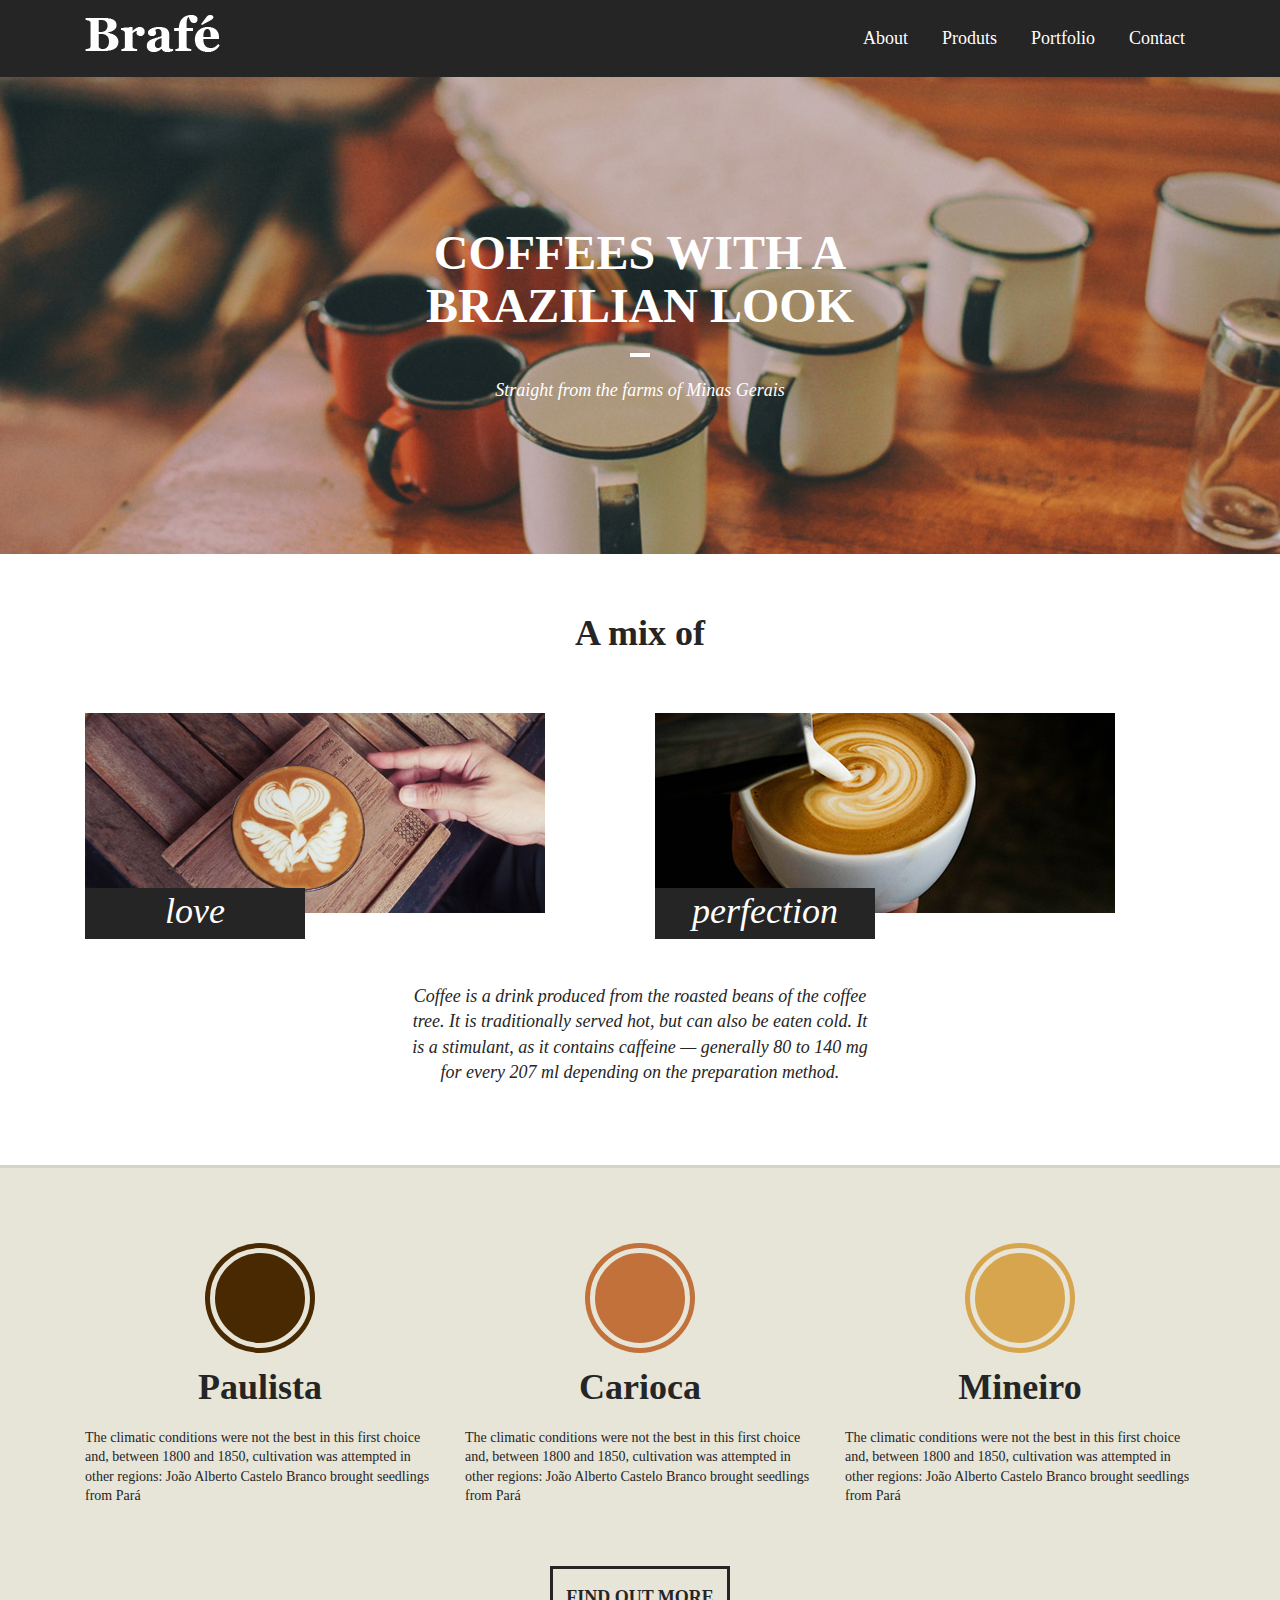
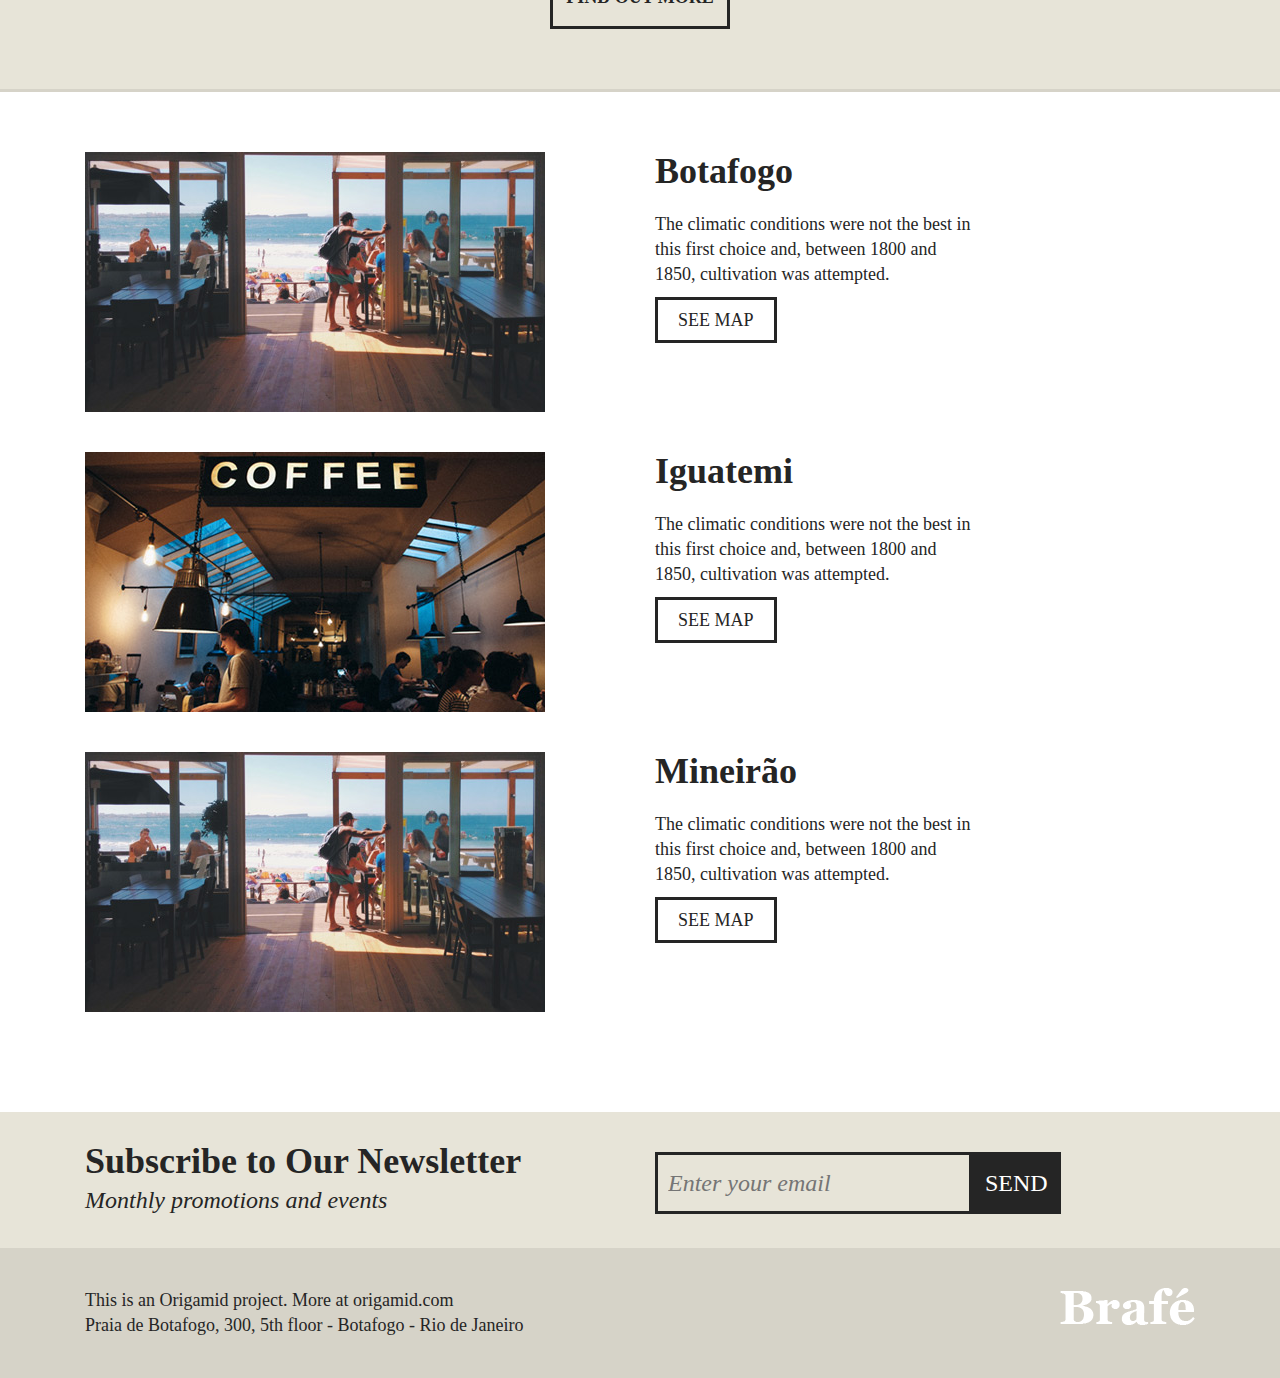
<file: brafe-one/bootstrap/index.html>
<!DOCTYPE html>
<html>
<head>
	<title>Brafé 1</title>
	<meta charset="utf-8">
	<meta name="viewport" content="width=device-width, initial-scale=1, shrink-to-fit=no">
	<link rel="stylesheet" type="text/css" href="css/bootstrap.min.css">
	<link rel="stylesheet" type="text/css" href="css/style.css">
</head>
<body>
	
	<header class="menu">
		<div class="container">
			<div class="row">
				<a class="menu-logo col-md-4" href="#"><img src="img/brafe.png" alt="Brafé"></a>	
				<nav class="menu-nav col-md-8">
					<ul>
						<li><a href="#">About</a></li>
						<li><a href="#">Produts</a></li>
						<li><a href="#">Portfolio</a></li>
						<li><a href="#">Contact</a></li>
					</ul>
				</nav>
			</div>
		</div>
	</header>
	
	<main class="intro">
		<h1>Coffees with a <br>Brazilian look</h1>
		<p>Straight from the farms of Minas Gerais</p>
	</main>
	
	<section class="sobre container">
		<h2>A mix of</h2>
		<div class="row">
			<div class="col-sm sobre-item">
				<img src="img/cafe-1.jpg">
				<h3>love</h3>
			</div>
			<div class="col-sm sobre-item">
				<img src="img/cafe-2.jpg">
				<h3>perfection</h3>
			</div>
		</div>
		<p>Coffee is a drink produced from the roasted beans of the coffee tree. It is traditionally served hot, but can
			also be eaten cold. It is a stimulant, as it contains caffeine — generally 80 to 140 mg for every 207 ml
			depending on the preparation method.</p>
	</section>
	
	<section class="produtos">
		<div class="container">
			<div class="row">
				<div class="produtos-item col-sm">
					<h2 class="produtos-paulista">Paulista</h2>
				<p>The climatic conditions were not the best in this first choice and, between 1800 and 1850,
					cultivation was attempted in other regions: João Alberto Castelo Branco brought seedlings from Pará</p>
				</div>
				<div class="produtos-item col-sm">
					<h2 class="produtos-carioca">Carioca</h2>
				<p>The climatic conditions were not the best in this first choice and, between 1800 and 1850,
					cultivation was attempted in other regions: João Alberto Castelo Branco brought seedlings from Pará</p>
				</div>
				<div class="produtos-item col-sm">
					<h2 class="produtos-mineiro">Mineiro</h2>
				<p>The climatic conditions were not the best in this first choice and, between 1800 and 1850,
					cultivation was attempted in other regions: João Alberto Castelo Branco brought seedlings from Pará</p>
				</div>
			</div>
			<a class="produtos-btn" href="#">Find out more</a>
		</div>
	</section>
	
	<section class="locais container">
		<div class="locais-item row">
			<div class="col-sm">
				<img src="img/botafogo.jpg" alt="Brafé unidade Botafogo">
			</div>
			<div class="col-sm">
				<h2>Botafogo</h2>
			<p>The climatic conditions were not the best in this first choice and, between 1800 and 1850,
					cultivation was attempted.</p>
				<a href="#">See map</a>
			</div>
		</div>
		
		<div class="locais-item row">
			<div class="col-sm">
				<img src="img/iguatemi.jpg" alt="Brafé unidade Iguatemi">
			</div>
			<div class="col-sm">
				<h2>Iguatemi</h2>
			<p>The climatic conditions were not the best in this first choice and, between 1800 and 1850,
					cultivation was attempted.</p>
				<a href="#">See map</a>
			</div>
		</div>
		
		<div class="locais-item row">
			<div class="col-sm">
				<img src="img/botafogo.jpg" alt="Brafé unidade Mineirão">
			</div>
			<div class="col-sm">
				<h2>Mineirão</h2>
			<p>The climatic conditions were not the best in this first choice and, between 1800 and 1850,
					cultivation was attempted.</p>
				<a href="#">See map</a>
			</div>
		</div>
	
	</section>
	
	<section class="assine">
		<div class="container">
			<div class="row">
				<div class="assine-info col-sm">
					<h2>Subscribe to Our Newsletter</h2>
					<p>Monthly promotions and events</p>
				</div>
				<form class="col-sm">
					<label>E-mail</label>
					<input type="text" placeholder="Enter your email">
					<button type="submit">Send</button>
				</form>
			</div>
		</div>
	</section>
	
	<footer class="footer">
		<div class="container">
			<div class="row">
				<p class="col-sm-8">This is an Origamid project. More at origamid.com<br>Praia de Botafogo, 300, 5th floor - Botafogo - Rio de Janeiro</p>
				<div class="col-sm">
					<img src="img/brafe.png" alt="Brafé">
				</div>
			</div>
		</div>
	</footer>
	
</body>
</html>
</file>
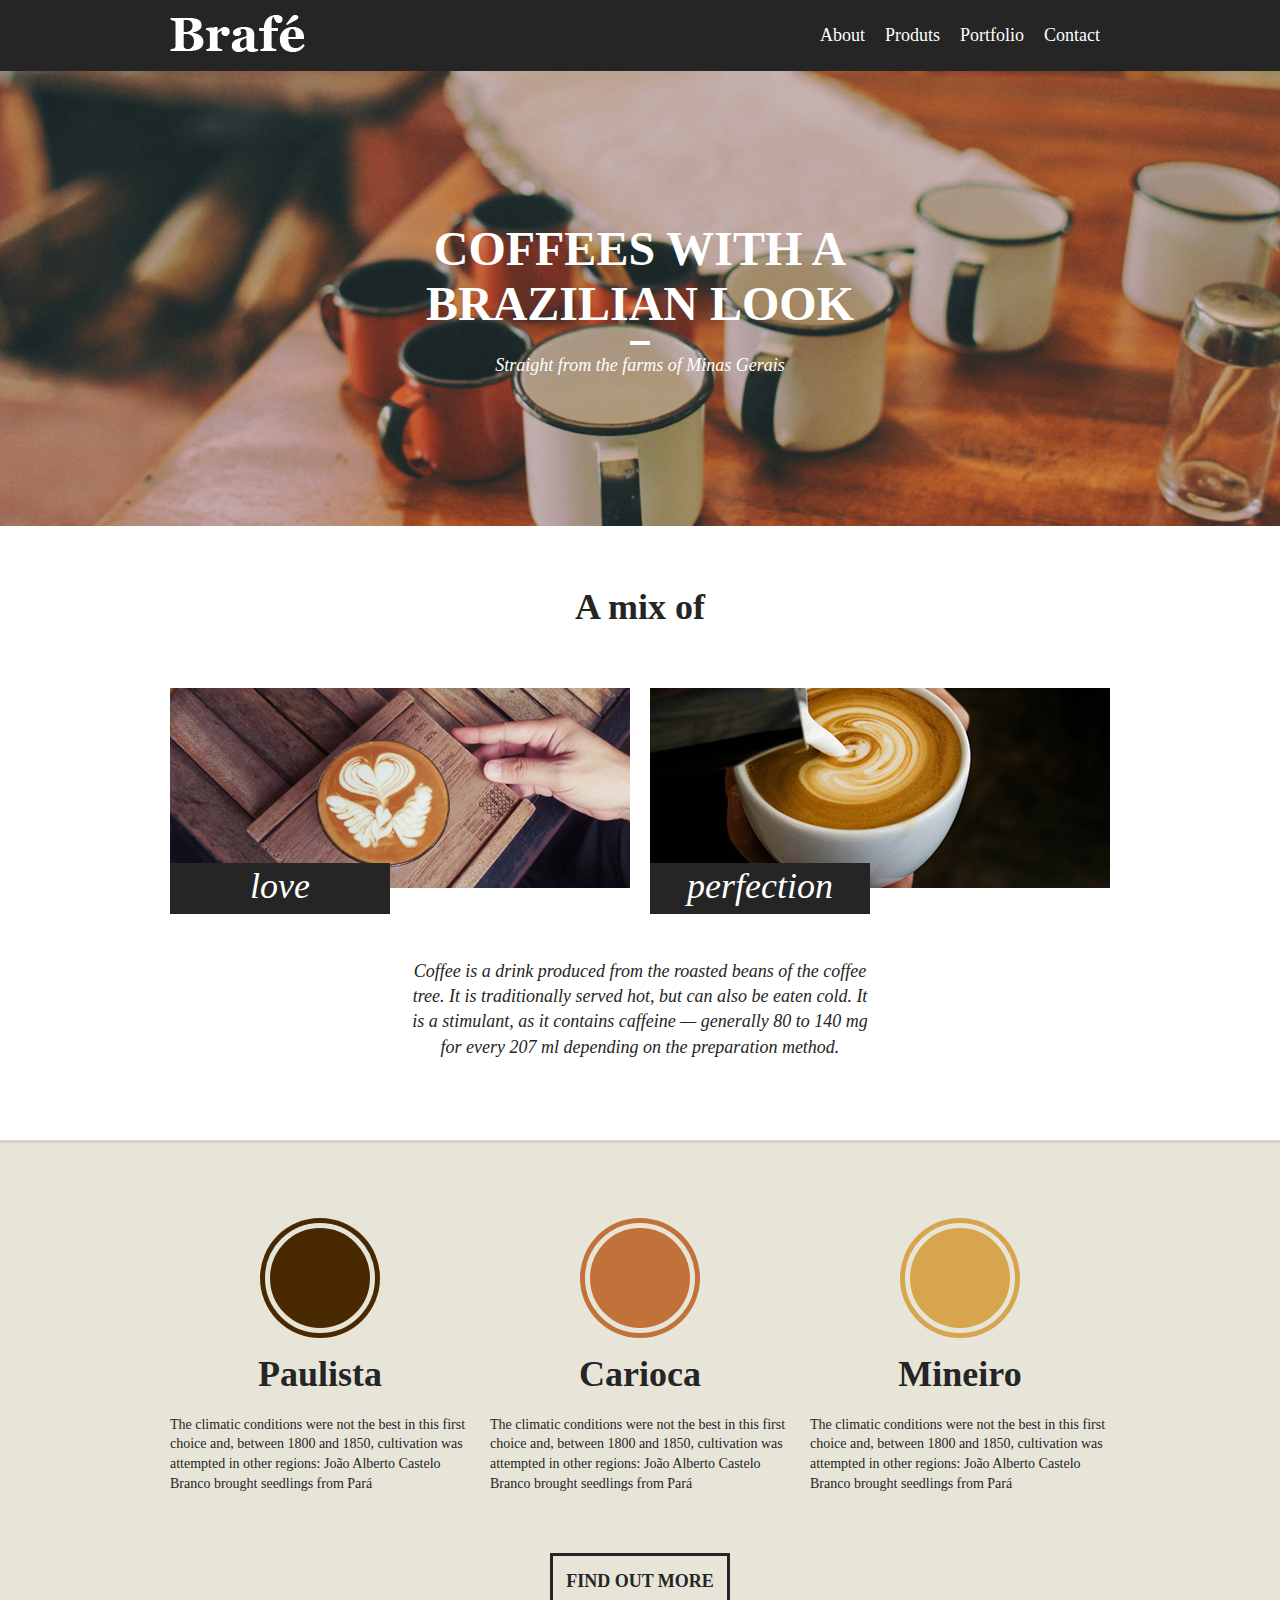
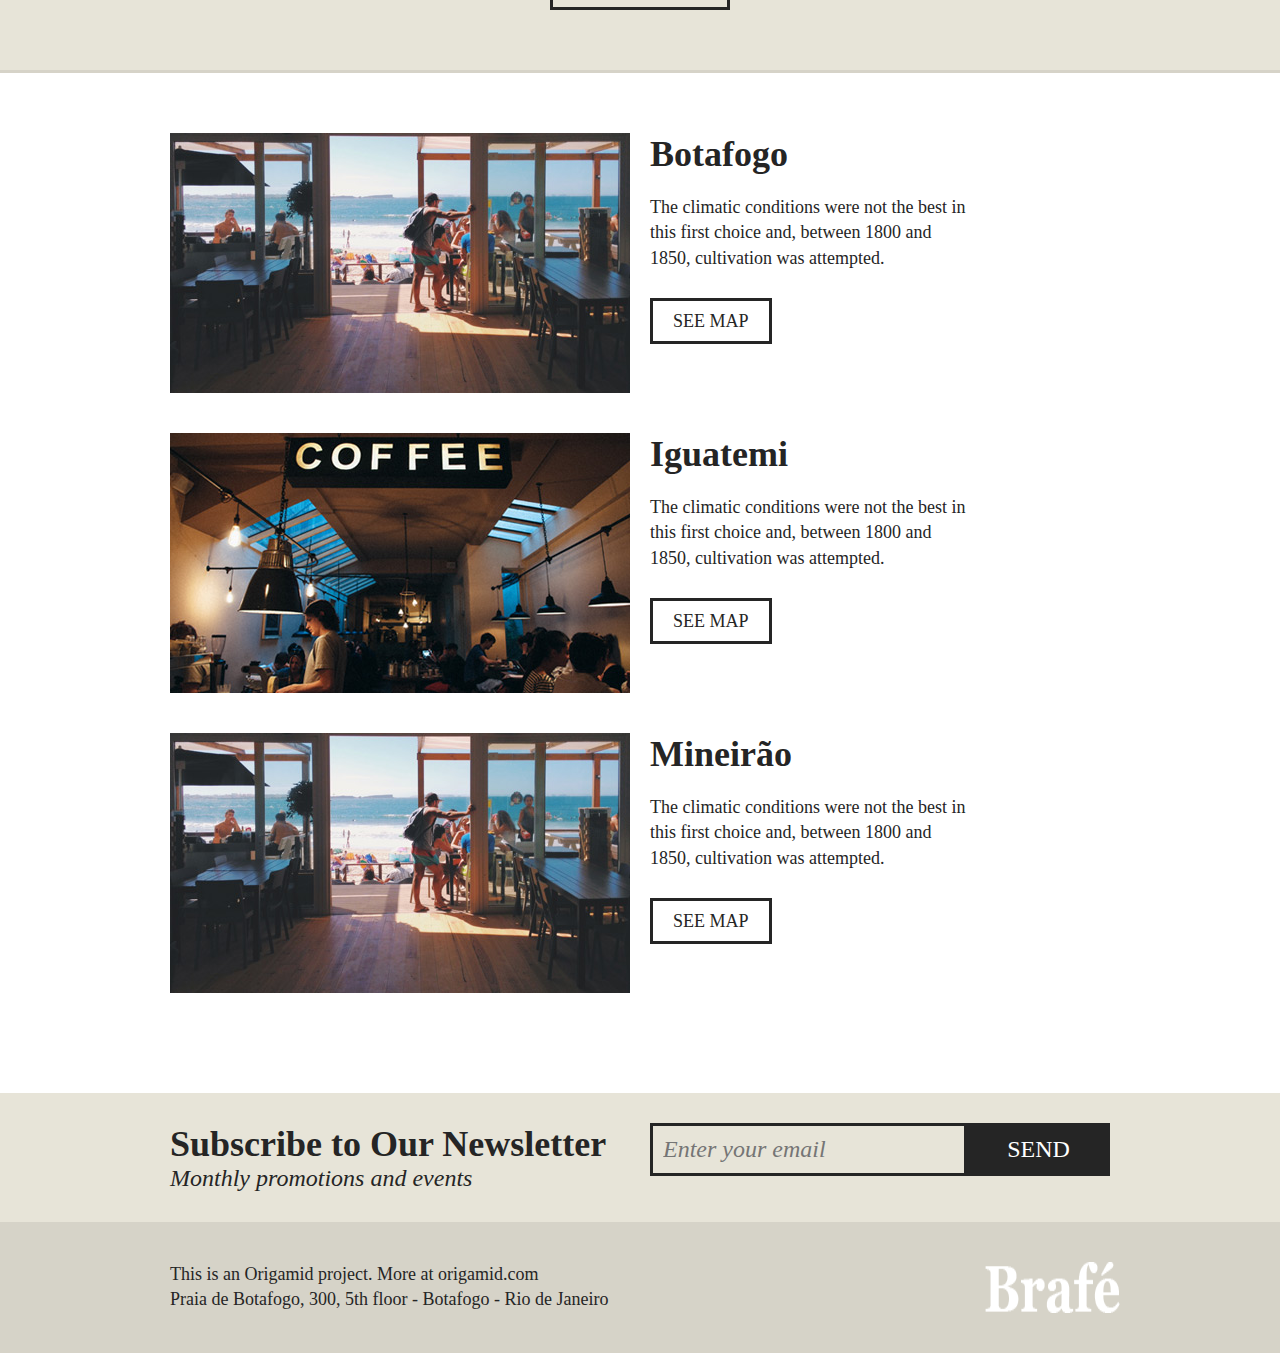
<file: brafe-one/flexbox/index.html>
<!DOCTYPE html>
<html>
<head>
	<title>Brafé 1</title>
	<meta charset="utf-8">
	<meta name="viewport" content="width=device-width, initial-scale=1, shrink-to-fit=no">
	<link rel="stylesheet" type="text/css" href="css/style.css">
</head>
<body>
	
	<header class="menu">
		<div class="container">
			<a class="menu-logo" href="#"><img src="img/brafe.png" alt="Brafé"></a>	
			<nav class="menu-nav">
				<ul>
					<li><a href="#">About</a></li>
					<li><a href="#">Produts</a></li>
					<li><a href="#">Portfolio</a></li>
					<li><a href="#">Contact</a></li>
				</ul>
			</nav>
		</div>
	</header>
	
	<main class="intro">
		<h1>Coffees with a <br>Brazilian look</h1>
		<p>Straight from the farms of Minas Gerais</p>
	</main>
	
	<section class="sobre">
		<h2>A mix of</h2>
		<div class="container">
			<div class="sobre-item">
				<img src="img/cafe-1.jpg">
				<h3>love</h3>
			</div>
			<div class="sobre-item">
				<img src="img/cafe-2.jpg">
				<h3>perfection</h3>
			</div>
		</div>
		<p>Coffee is a drink produced from the roasted beans of the coffee tree. It is traditionally served hot, but can
			also be eaten cold. It is a stimulant, as it contains caffeine — generally 80 to 140 mg for every 207 ml
			depending on the preparation method.</p>
	</section>
	
	<section class="produtos">
		<div class="container">
			<div class="produtos-item">
				<h2 class="produtos-paulista">Paulista</h2>
					<p>The climatic conditions were not the best in this first choice and, between 1800 and 1850,
					cultivation was attempted in other regions: João Alberto Castelo Branco brought seedlings from Pará</p>
			</div>
			<div class="produtos-item">
				<h2 class="produtos-carioca">Carioca</h2>
					<p>The climatic conditions were not the best in this first choice and, between 1800 and 1850,
					cultivation was attempted in other regions: João Alberto Castelo Branco brought seedlings from Pará</p>
			</div>
			<div class="produtos-item">
				<h2 class="produtos-mineiro">Mineiro</h2>
					<p>The climatic conditions were not the best in this first choice and, between 1800 and 1850,
					cultivation was attempted in other regions: João Alberto Castelo Branco brought seedlings from Pará</p>
			</div>
		</div>
		<a class="produtos-btn" href="#">Find out more</a>
	</section>
	
	<section class="locais">
		<div class="locais-item container">
			<div class="locais-img">
				<img src="img/botafogo.jpg" alt="Brafé unidade Botafogo">
			</div>
			<div class="locais-info">
				<h2>Botafogo</h2>
			<p>The climatic conditions were not the best in this first choice and, between 1800 and 1850,
					cultivation was attempted.</p>
				<a href="#">See map</a>
			</div>
		</div>
		
		<div class="locais-item container">
			<div class="locais-img">
				<img src="img/iguatemi.jpg" alt="Brafé unidade Iguatemi">
			</div>
			<div class="locais-info">
				<h2>Iguatemi</h2>
			<p>The climatic conditions were not the best in this first choice and, between 1800 and 1850,
					cultivation was attempted.</p>
				<a href="#">See map</a>
			</div>
		</div>
		
		<div class="locais-item container">
			<div class="locais-img">
				<img src="img/botafogo.jpg" alt="Brafé unidade Mineirão">
			</div>
			<div class="locais-info">
				<h2>Mineirão</h2>
			<p>The climatic conditions were not the best in this first choice and, between 1800 and 1850,
					cultivation was attempted.</p>
				<a href="#">See map</a>
			</div>
		</div>
	
	</section>
	
	<section class="assine">
		<div class="container">
			<div class="assine-info">
				<h2>Subscribe to Our Newsletter</h2>
				<p>Monthly promotions and events</p>
			</div>
			<form>
				<label>E-mail</label>
				<input type="text" placeholder="Enter your email">
				<button type="submit">Send</button>
			</form>
		</div>
	</section>
	
	<footer class="footer">
		<div class="container">
			<p class="grid-8">This is an Origamid project. More at origamid.com<br>Praia de Botafogo, 300, 5th floor - Botafogo - Rio de Janeiro</p>
				<img src="img/brafe.png" alt="Brafé">
			</div>
		</div>
	</footer>
	
</body>
</html>
</file>
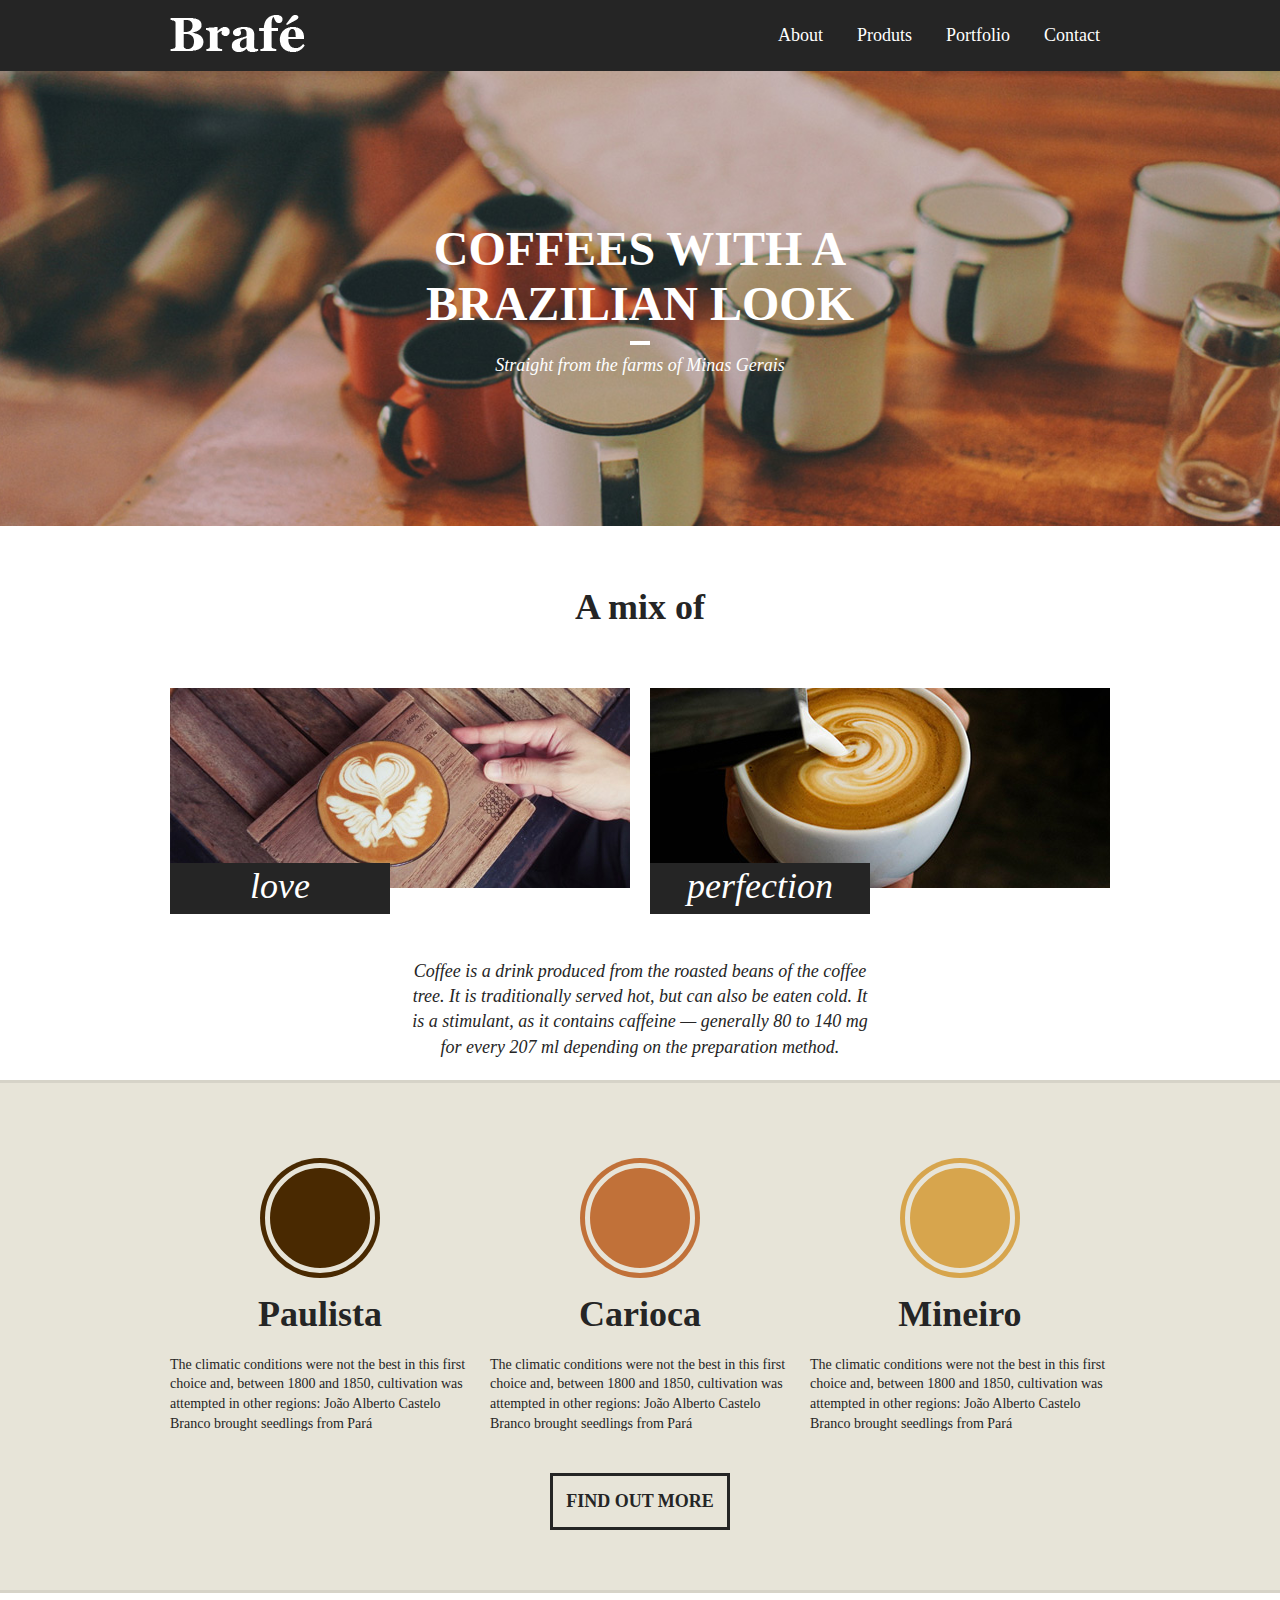
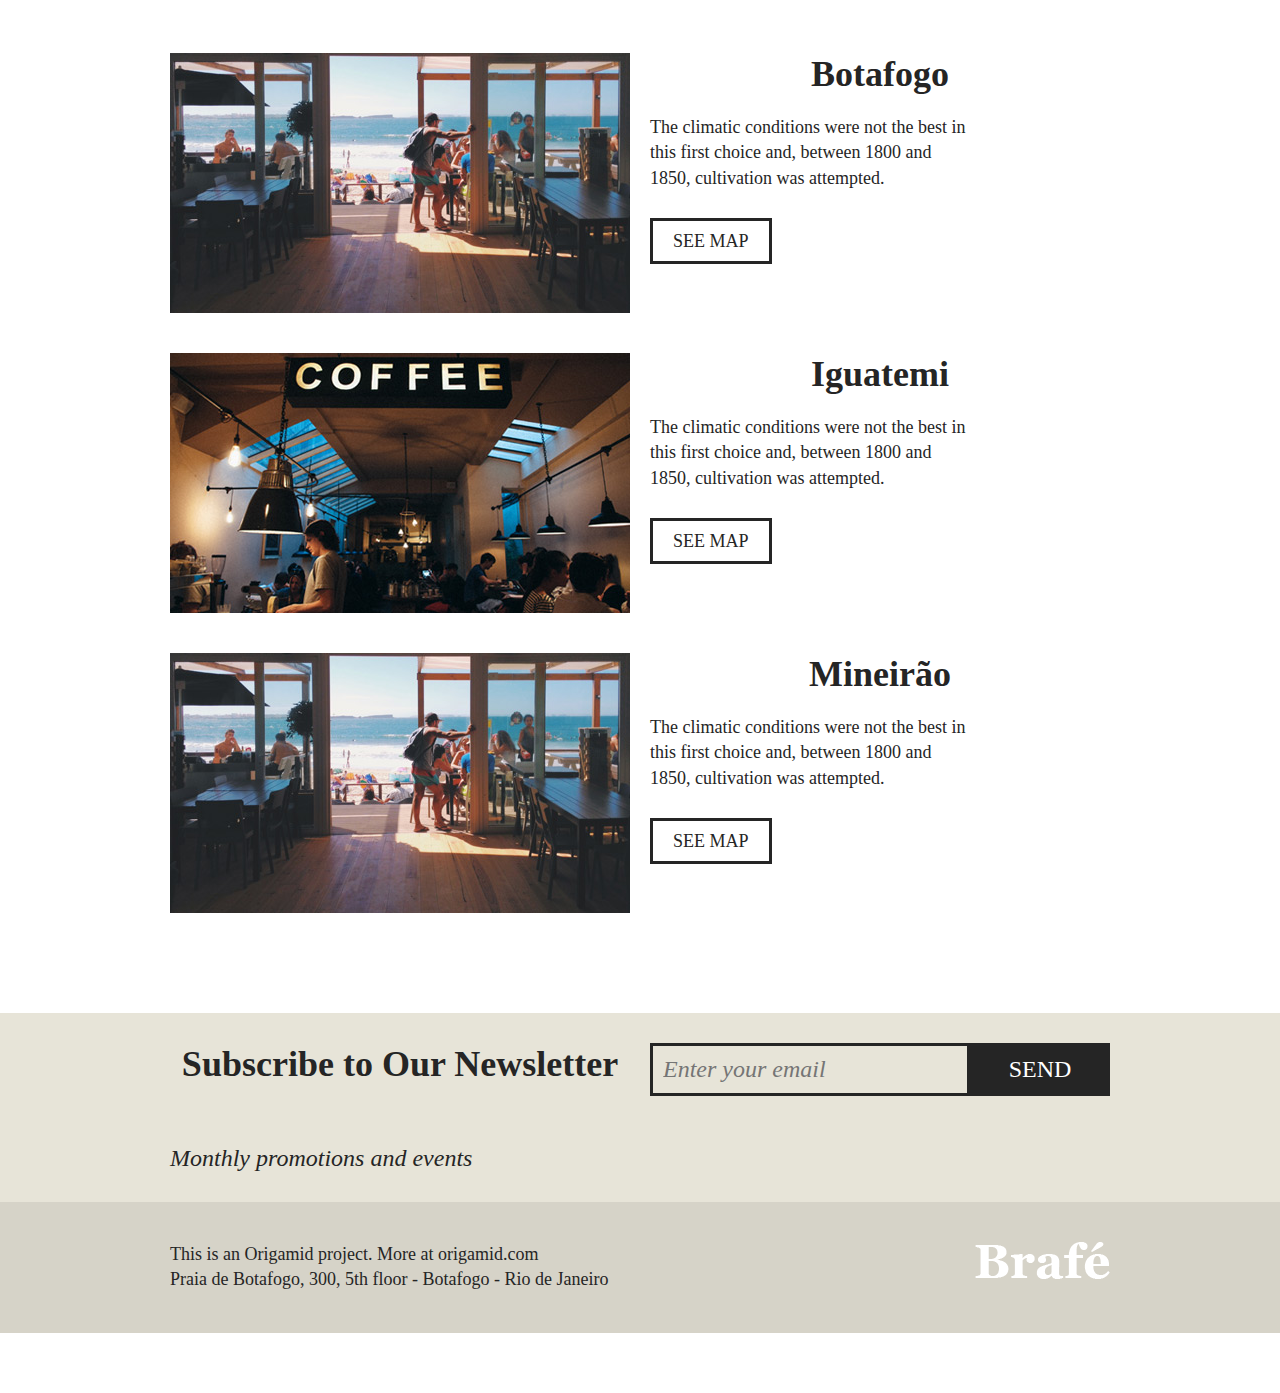
<file: brafe-one/grid/index.html>
<!DOCTYPE html>
<html>
<head>
	<title>Brafé 1</title>
	<meta charset="utf-8">
	<meta name="viewport" content="width=device-width, initial-scale=1, shrink-to-fit=no">
	<link rel="stylesheet" type="text/css" href="css/grid.css">
	<link rel="stylesheet" type="text/css" href="css/style.css">
</head>
<body>
	
	<header class="menu">
		<div class="container">
			<a class="menu-logo grid-4" href="#"><img src="img/brafe.png" alt="Brafé"></a>	
			<nav class="menu-nav grid-8">
				<ul>
					<li><a href="#">About</a></li>
					<li><a href="#">Produts</a></li>
					<li><a href="#">Portfolio</a></li>
					<li><a href="#">Contact</a></li>
				</ul>
			</nav>
		</div>
	</header>
	
	<main class="intro">
		<h1>Coffees with a <br>Brazilian look</h1>
		<p>Straight from the farms of Minas Gerais</p>
	</main>
	
	<section class="sobre">
		<h2>A mix of</h2>
		<div class="container">
			<div class="sobre-item grid-6">
				<img src="img/cafe-1.jpg">
				<h3>love</h3>
			</div>
			<div class="sobre-item grid-6">
				<img src="img/cafe-2.jpg">
				<h3>perfection</h3>
			</div>
		</div>
		<p>Coffee is a drink produced from the roasted beans of the coffee tree. It is traditionally served hot, but can
			also be eaten cold. It is a stimulant, as it contains caffeine — generally 80 to 140 mg for every 207 ml
			depending on the preparation method.</p>
	
	<section class="produtos">
		<div class="container">
			<div class="produtos-item grid-4">
				<h2 class="produtos-paulista">Paulista</h2>
			<p>The climatic conditions were not the best in this first choice and, between 1800 and 1850,
					cultivation was attempted in other regions: João Alberto Castelo Branco brought seedlings from Pará</p>
			</div>
			<div class="produtos-item grid-4">
				<h2 class="produtos-carioca">Carioca</h2>
			<p>The climatic conditions were not the best in this first choice and, between 1800 and 1850,
					cultivation was attempted in other regions: João Alberto Castelo Branco brought seedlings from Pará</p>
			</div>
			<div class="produtos-item grid-4">
				<h2 class="produtos-mineiro">Mineiro</h2>
			<p>The climatic conditions were not the best in this first choice and, between 1800 and 1850,
					cultivation was attempted in other regions: João Alberto Castelo Branco brought seedlings from Pará</p>
			</div>
		</div>
		<a class="produtos-btn" href="#">Find out more</a>
	</section>
	
	<section class="locais">
		<div class="locais-item container">
			<div class="grid-6">
				<img src="img/botafogo.jpg" alt="Brafé unidade Botafogo">
			</div>
			<div class="grid-6">
				<h2>Botafogo</h2>
			<p>The climatic conditions were not the best in this first choice and, between 1800 and 1850,
					cultivation was attempted.</p>
				<a href="#">See map</a>
			</div>
		</div>
		
		<div class="locais-item container">
			<div class="grid-6">
				<img src="img/iguatemi.jpg" alt="Brafé unidade Iguatemi">
			</div>
			<div class="grid-6">
				<h2>Iguatemi</h2>
			<p>The climatic conditions were not the best in this first choice and, between 1800 and 1850,
					cultivation was attempted.</p>
				<a href="#">See map</a>
			</div>
		</div>
		
		<div class="locais-item container">
			<div class="grid-6">
				<img src="img/botafogo.jpg" alt="Brafé unidade Mineirão">
			</div>
			<div class="grid-6">
				<h2>Mineirão</h2>
			<p>The climatic conditions were not the best in this first choice and, between 1800 and 1850,
					cultivation was attempted.</p>
				<a href="#">See map</a>
			</div>
		</div>
	
	</section>
	
	<section class="assine">
		<div class="container">
			<div class="assine-info grid-6">
				<h2>Subscribe to Our Newsletter</h2>
				<p>Monthly promotions and events</p>
			</div>
			<form class="grid-6">
				<label>E-mail</label>
				<input type="text" placeholder="Enter your email">
				<button type="submit">Send</button>
			</form>
		</div>
	</section>
	
	<footer class="footer">
		<div class="container">
			<p class="grid-8">This is an Origamid project. More at origamid.com<br>Praia de Botafogo, 300, 5th floor - Botafogo - Rio de Janeiro</p>
			<div class="grid-4">
				<img src="img/brafe.png" alt="Brafé">
			</div>
		</div>
	</footer>
	
</body>
</html>
</file>
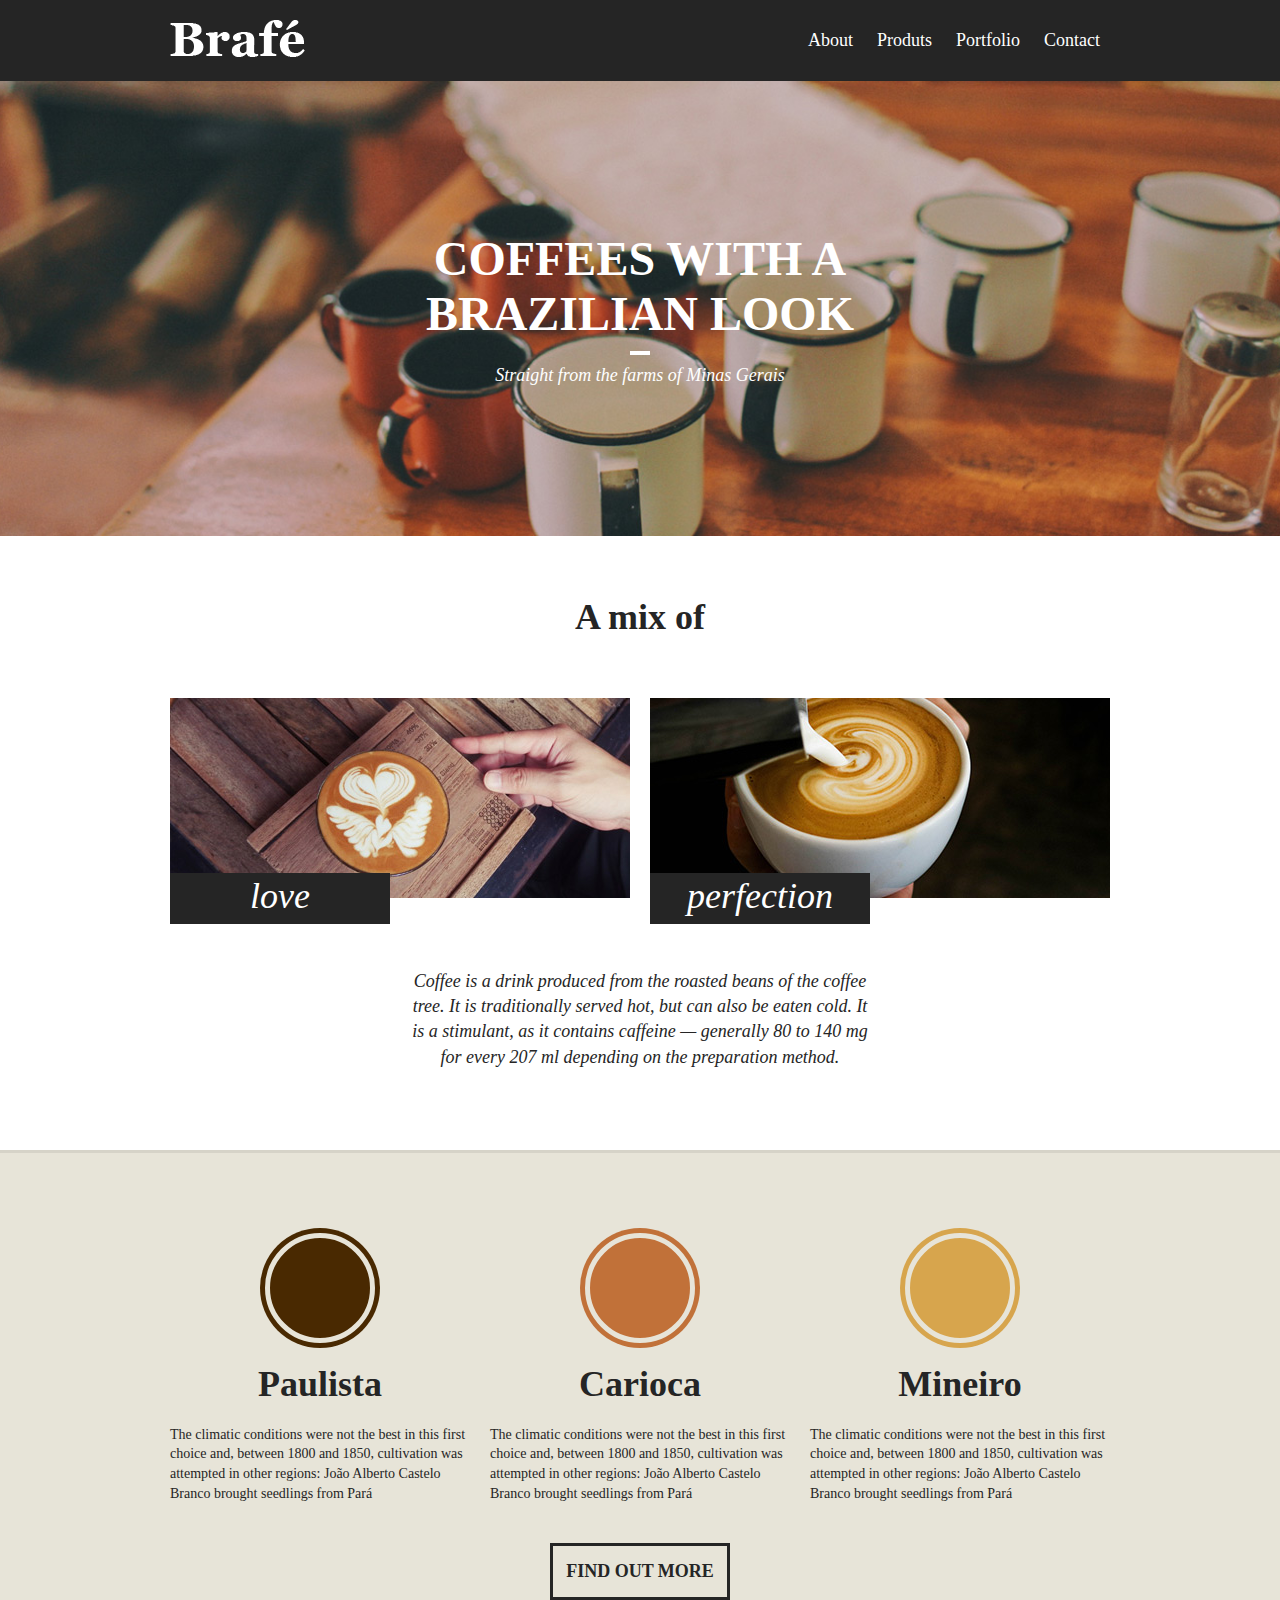
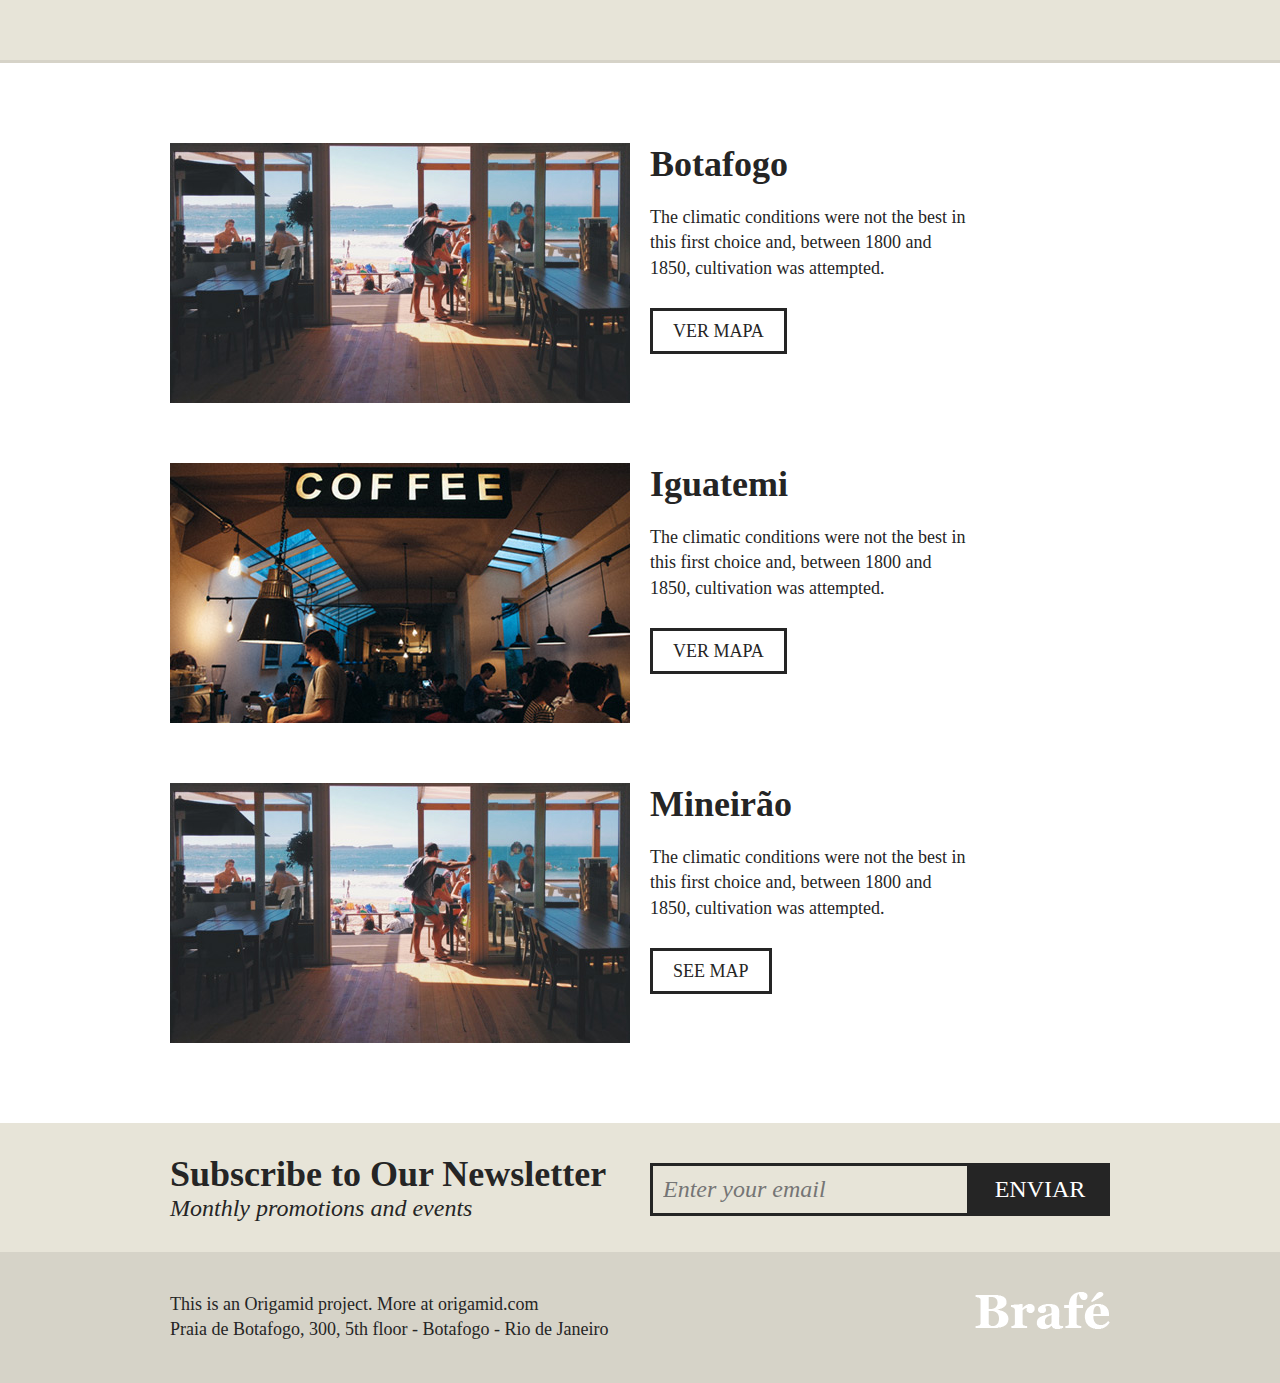
<file: brafe-one/pure/index.html>
<!DOCTYPE html>
<html lang="en">

<head>
	<title>Brafé 1</title>
	<meta charset="UTF-8">
	<meta name="viewport" content="width=device-width, initial-scale=1.0">
	<link rel="stylesheet" href="css/style.css">
</head>

<body>

	<header class="menu">
		<div class="menu-container">
			<a class="menu-logo" href="#"><img src="img/brafe.png" alt="Brafé"></a>
			<nav class="menu-nav">
				<ul>
					<li><a href="#">About</a></li>
					<li><a href="#">Produts</a></li>
					<li><a href="#">Portfolio</a></li>
					<li><a href="#">Contact</a></li>
				</ul>
			</nav>
		</div>
	</header>

	<main class="intro">
		<h1>Coffees with a <br>Brazilian look</h1>
		<p>Straight from the farms of Minas Gerais</p>
	</main>

	<section class="about">
		<h2>A mix of</h2>
		<div class="about-container">
			<div class="about-item">
				<img src="img/cafe-1.jpg">
				<h3>love</h3>
			</div>
			<div class="about-item">
				<img src="img/cafe-2.jpg">
				<h3>perfection</h3>
			</div>
		</div>
		<p>Coffee is a drink produced from the roasted beans of the coffee tree. It is traditionally served hot, but can
			also be eaten cold. It is a stimulant, as it contains caffeine — generally 80 to 140 mg for every 207 ml
			depending on the preparation method.</p>
	</section>

	<section class="products">
		<div class="products-container">
			<div class="products-item">
				<h2 class="products-paulista">Paulista</h2>
				<p>The climatic conditions were not the best in this first choice and, between 1800 and 1850,
					cultivation was attempted in other regions: João Alberto Castelo Branco brought seedlings from Pará
				</p>
			</div>
			<div class="products-item">
				<h2 class="products-carioca">Carioca</h2>
				<p>The climatic conditions were not the best in this first choice and, between 1800 and 1850,
					cultivation was attempted in other regions: João Alberto Castelo Branco brought seedlings from Pará
				</p>
			</div>
			<div class="products-item">
				<h2 class="products-mineiro">Mineiro</h2>
				<p>The climatic conditions were not the best in this first choice and, between 1800 and 1850,
					cultivation was attempted in other regions: João Alberto Castelo Branco brought seedlings from Pará
				</p>
			</div>
		</div>
		<a class="products-btn" href="#">Find out more</a>
	</section>

	<section class="locations">
		<div class="locations-item">
			<img src="img/botafogo.jpg" alt="Brafé Botafogo">
			<div>
				<h2>Botafogo</h2>
				<p>The climatic conditions were not the best in this first choice and, between 1800 and 1850,
					cultivation was attempted.</p>
				<a href="#">Ver Mapa</a>
			</div>
		</div>

		<div class="locations-item">
			<img src="img/iguatemi.jpg" alt="Brafé Iguatemi">
			<div>
				<h2>Iguatemi</h2>
				<p>The climatic conditions were not the best in this first choice and, between 1800 and 1850,
					cultivation was attempted.</p>
				<a href="#">Ver Mapa</a>
			</div>
		</div>

		<div class="locations-item">
			<img src="img/botafogo.jpg" alt="Brafé Mineirão">
			<div>
				<h2>Mineirão</h2>
				<p>The climatic conditions were not the best in this first choice and, between 1800 and 1850,
					cultivation was attempted.</p>
				<a href="#">See map</a>
			</div>
		</div>
	</section>

	<section class="subscribe">
		<div class="subscribe-container">
			<div class="subscribe-info">
				<h2>
					Subscribe to Our Newsletter</h2>
				<p>Monthly promotions and events</p>
			</div>
			<form>
				<label>E-mail</label>
				<input type="text" placeholder="Enter your email">
				<button type="submit">Enviar</button>
			</form>
		</div>
	</section>

	<footer class="footer">
		<div class="footer-container">
			<p>This is an Origamid project. More at origamid.com<br>Praia de Botafogo, 300, 5th floor - Botafogo - Rio de Janeiro</p>
			<img src="img/brafe.png" alt="Brafé">
		</div>
	</footer>

</body>

</html>
</file>
<file: brafe-one/grid/css/grid.css>
.container {
	max-width: 960px;
	margin: 0 auto;
}

.container::after, .container::before {
	content: '';
	display: table;
	clear: both;
}

.grid-1, .grid-2, .grid-3, .grid-4, .grid-5, .grid-6, .grid-7, .grid-8, .grid-9, .grid-10, .grid-11, .grid-12 {
	margin-left: 10px;
	margin-right: 10px;
	float: left;
	display: block;
	min-height: 1px;
}

.grid-1 {
	width: calc(8.333% - 20px);
}
.grid-2 {
	width: calc(16.666% - 20px);
}
.grid-3 {
	width: calc(25% - 20px);
}
.grid-4 {
	width: calc(33.333% - 20px);
}
.grid-5 {
	width: calc(41.666% - 20px);
}
.grid-6 {
	width: calc(50% - 20px);
}
.grid-7 {
	width: calc(58.333% - 20px);
}
.grid-8 {
	width: calc(66.666% - 20px);
}
.grid-9 {
	width: calc(75% - 20px);
}
.grid-10 {
	width: calc(83.333% - 20px);
}
.grid-11 {
	width: calc(91.666% - 20px);
}
.grid-12 {
	width: calc(100% - 20px);
}

@media (max-width: 739px) {
	.container {
		max-width: 300px;
	}
	.grid-1, .grid-2, .grid-3, .grid-4, .grid-5, .grid-6, .grid-7, .grid-8, .grid-9, .grid-10, .grid-11, .grid-12 {
		width: 100%;
		margin-left: 0px;
		margin-right: 0px;
		float: none;
	}
}
</file>
<file: brafe-one/bootstrap/css/style.css>
/* Reset */

body, h1, h2, h3, p, ul {
	padding: 0px;
	margin: 0px;
}

body {
	font-family: Georgia, serif;
	color: #252525;
}

* {
	box-sizing: border-box;
}

img {
	display: block;
	max-width: 100%;
}

/* Menu */

.menu {
	background: #252525;
	padding: 15px 0px;
}

.menu-nav a {
	text-decoration: none;
	color: #fff;
	font-size: 1.125em;
}

.menu-nav ul {
	float: right;
	list-style: none;
}

.menu-nav ul li {
	display: inline-block;
}

.menu-nav ul li a {
	display: inline-block;
	padding: 10px;
	margin-left: 10px;
}

@media (max-width: 768px) {
	.menu-nav ul {
		float: none;
	}
	.menu-nav ul li a {
		padding-left: 0px;
		margin-left: 0px;
	}
}

/* Intro */

.intro {
	background: url('../img/bg-intro.jpg') no-repeat center center;
	background-size: cover;
	color: #fff;
	padding: 150px 0;
	text-align: center;
}

.intro h1 {
	text-transform: uppercase;
	font-size: 3em;
	font-weight: bold;
}

.intro h1::after {
	content: '';
	display: block;
	width: 20px;
	height: 4px;
	background: #fff;
	margin: 20px auto;
}

.intro p {
	font-style: italic;
	font-size: 1.125em;
}

@media (max-width: 768px) {
	.intro {
		padding: 60px 0px;
	}
}

/* Sobre */

.sobre {
	padding-top: 60px;
	padding-bottom: 60px;
}

.sobre h2 {
	font-size: 2.25em;
	text-align: center;
	margin-bottom: 60px;
	font-weight: bold;
}

.sobre-item h3 {
	font-size: 2.25em;
	line-height: 1em;
	background: #252525;
	color: #fff;
	font-style: italic;
	font-weight: normal;
	text-align: center;
	position: relative;
	width: 220px;
	padding: 5px 0 10px 0;
	top: -25px;
}

.sobre > p {
	font-size: 1.125em;
	line-height: 1.4em;
	font-style: italic;
	max-width: 460px;
	text-align: center;
	margin: 20px auto;
}

/* Produtos */

.produtos {
	background: #e7e4d8;
	border-top: 3px solid #d6d3c8;
	border-bottom: 3px solid #d6d3c8;
	padding-top: 60px;
	padding-bottom: 60px;
}

.produtos-item {
	margin-bottom: 40px;
}

.produtos-item h2 {
	font-size: 2.25em;
	text-align: center;
	margin-bottom: 20px;
	font-weight: bold;
}

.produtos-item h2::before {
	content: '';
	display: block;
	width: 100px;
	height: 100px;
	background: currentColor;
	border-radius: 50%;
	border: 5px solid #e7e4d8;
	box-shadow: 0 0 0 5px currentColor;
	margin: 20px auto;
}

h2.produtos-paulista::before {
	color: #492901;
}

h2.produtos-carioca::before {
	color: #c17139;
}

h2.produtos-mineiro::before {
	color: #d7a54d;
}

.produtos-item p {
	font-size: 0.875em;
	line-height: 1.4em;
}

.produtos-btn {
	border: 3px solid #252525;
	color: #252525;
	text-decoration: none;
	text-align: center;
	font-size: 1.125em;
	font-weight: bold;
	text-transform: uppercase;
	width: 180px;
	display: block;
	margin: 20px auto 0 auto;
	padding: 15px 0;
}

.produtos-btn:hover {
	text-decoration: none;
	color: #C17139;
	border-color: #C17139;
}

/* Locais */

.locais {
	padding-top: 60px;
	padding-bottom: 60px;
}

.locais-item {
	margin-bottom: 40px;
}

.locais-item h2 {
	font-size: 2.25em;
	margin-bottom: 20px;
	font-weight: bold;
}

.locais-item p {
	font-size: 1.125em;
	line-height: 1.4em;
	max-width: 320px;
	margin-bottom: 20px;
}

.locais-item a {
	font-size: 1.125em;
	text-transform: uppercase;
	text-decoration: none;
	border: 3px solid;
	color: #252525;
	padding: 10px 20px;
}

/* Assine */

.assine {
	background: #e7e4d8;
	padding-top: 30px;
	padding-bottom: 30px;
}

.assine-info h2 {
	font-size: 2.25em;
	font-weight: bold;
}

.assine-info p {
	font-size: 1.5em;
	font-style: italic;
}

.assine form label {
	display: none;
}

.assine form {
	margin-top: 10px;
	display: flex;
	flex-wrap: wrap;
	align-content: flex-start;
}

.assine input {
	border: 3px solid #252525;
	background: none;
	font-size: 1.5em;
	font-style: italic;
	font-family: Georgia, serif;
	align-self: flex-start;
	padding: 10px;
}

.assine button {
	background: #252525;
	border: none;
	font-family: Georgia, serif;
	text-transform: uppercase;
	font-size: 1.5em;
	color: #fff;
	cursor: pointer;
	align-self: flex-start;
	padding: 13px;
}

/*Footer*/

.footer {
	background: #d6d3c8;
	padding-top: 40px;
	padding-bottom: 40px;
}

.footer p {
	font-size: 1.125em;
	line-height: 1.4em;
}

.footer img {
	float: right;
}

@media (max-width: 768px) {
	.footer img {
		float: none;
		margin-top: 20px;
	}
}
</file>
<file: brafe-one/flexbox/css/style.css>
/* Reset */

body, h1, h2, h3, p, ul {
	padding: 0px;
	margin: 0px;
}

body {
	font-family: Georgia, serif;
	color: #252525;
}

* {
	box-sizing: border-box;
}

.container {
	display: flex;
	max-width: 960px;
	margin: 0 auto;
}

@media (max-width: 739px) {
	.container {
		flex-direction: column;
		max-width: 300px;
	}
}

/* Menu */

.menu {
	background: #252525;
	padding: 15px 0;
}

.menu-nav a {
	text-decoration: none;
	color: #fff;
	font-size: 1.125em;
}

.menu-logo {
	margin: 0 10px;
}

.menu-nav {
	flex: 1;
	margin: 0 10px;
	align-self: center;
}

.menu-nav ul {
	float: right;
	display: flex;
	list-style: none;
}

.menu-nav ul li a {
	padding: 10px;
}

@media (max-width: 739px) {
	.menu-nav {
		margin: 0px;
	}
	.menu-logo {
		margin: 0px;
	}
	.menu-nav ul li a {
		padding-left: 0px;
	}
}


/* Intro */

.intro {
	background: url('../img/bg-intro.jpg') no-repeat center center;
	background-size: cover;
	color: #fff;
	padding: 150px 0;
	text-align: center;
}

@media (max-width: 739px) {
	.intro {
		padding: 60px 0;
	}
}

.intro h1 {
	text-transform: uppercase;
	font-size: 3em;
}

.intro h1::after {
	content: '';
	display: block;
	width: 20px;
	height: 4px;
	background: #fff;
	margin: 10px auto;
}

.intro p {
	font-style: italic;
	font-size: 1.125em;
}

/* Sobre */

.sobre {
	padding: 60px 0;
}

.sobre h2 {
	font-size: 2.25em;
	text-align: center;
	margin-bottom: 60px;
}

.sobre-item {
	flex: 1;
	margin: 0 10px;
}

@media (max-width: 739px) {
	.sobre-item {
		margin-left: 0px;
		margin-right: 0px;
	}
}

.sobre-item img {
	display: block;
	max-width: 100%;
}

.sobre-item h3 {
	font-size: 2.25em;
	line-height: 1em;
	background: #252525;
	color: #fff;
	font-style: italic;
	font-weight: normal;
	text-align: center;
	position: relative;
	width: 220px;
	padding: 5px 0 10px 0;
	top: -25px;
}

.sobre > p {
	font-size: 1.125em;
	line-height: 1.4em;
	font-style: italic;
	margin: 20px auto;
	max-width: 460px;
	text-align: center;
}

/* Produtos */

.produtos {
	background: #e7e4d8;
	border-top: 3px solid #d6d3c8;
	border-bottom: 3px solid #d6d3c8;
	padding: 60px 0;
}

.produtos-item {
	flex: 1;
	margin: 0 10px 40px 10px;
}

.produtos-item h2 {
	font-size: 2.25em;
	text-align: center;
	margin-bottom: 20px;
}

.produtos-item h2::before {
	content: '';
	display: block;
	width: 100px;
	height: 100px;
	background: currentColor;
	border-radius: 50%;
	border: 5px solid #e7e4d8;
	box-shadow: 0 0 0 5px currentColor;
	margin: 20px auto;
}

h2.produtos-paulista::before {
	color: #492901;
}

h2.produtos-carioca::before {
	color: #c17139;
}

h2.produtos-mineiro::before {
	color: #d7a54d;
}

.produtos-item p {
	font-size: 0.875em;
	line-height: 1.4em;
}

.produtos-btn {
	border: 3px solid #252525;
	color: #252525;
	text-decoration: none;
	text-align: center;
	font-size: 1.125em;
	font-weight: bold;
	text-transform: uppercase;
	display: block;
	width: 180px;
	padding: 15px 0;
	margin: 20px auto 0 auto;
}

@media (max-width: 739px) {
	.produtos-item {
		margin-left: 0px;
		margin-right: 0px;
	}
}

/* Locais */

.locais {
	padding: 60px 0;
}

.locais-item {
	margin-bottom: 40px;
}

.locais-img, .locais-info {
	flex: 1;
	margin: 0 10px;
}

.locais-img img {
	display: block;
	max-width: 100%;
}

.locais-item h2 {
	font-size: 2.25em;
	margin-bottom: 20px;
}

.locais-item p {
	font-size: 1.125em;
	line-height: 1.4em;
	max-width: 320px;
	margin-bottom: 40px;
}

.locais-item a {
	font-size: 1.125em;
	text-transform: uppercase;
	text-decoration: none;
	border: 3px solid;
	color: #252525;
	padding: 10px 20px;
}

@media (max-width: 739px) {
	.locais-img, .locais-info {
		margin-left: 0px;
		margin-right: 0px;
	}
}

/* Assine */

.assine {
	background: #e7e4d8;
	padding: 30px 0;
}

.assine-info {
	flex: 1;
	margin: 0 10px;
}

.assine-info h2 {
	font-size: 2.25em;
}

.assine-info p {
	font-size: 1.5em;
	font-style: italic;
}

.assine form {
	flex: 1;
	margin: 0 10px;
	display: flex;
	flex-wrap: wrap;
	align-content: flex-start;
}

.assine form label {
	display: none;
}

@media (max-width: 739px) {
	.assine-info {
		margin: 0 0 20px 0;
	}
	.assine form {
		margin: 0px;
	}
}

.assine input {
	flex: 1;
	align-self: flex-start;
	padding: 10px;
	border: 3px solid #252525;
	background: none;
	font-size: 1.5em;
	font-style: italic;
	font-family: Georgia, serif;
}

.assine button {
	flex: 1;
	padding: 13px;
	align-self: flex-start;
	background: #252525;
	border: none;
	font-family: Georgia, serif;
	text-transform: uppercase;
	font-size: 1.5em;
	color: #fff;
	cursor: pointer;
}

/*Footer*/

.footer {
	background: #d6d3c8;
	padding: 40px 0;
}

.footer p {
	font-size: 1.125em;
	line-height: 1.4em;
	margin: 0 10px;
	flex: 1;
}

.footer-img {
	margin: 0 10px;
}

@media (max-width: 739px) {
	.footer-img, .footer p {
		margin: 10px 0px;
	}
}
</file>
<file: brafe-one/grid/css/style.css>
/* Reset */

body, h1, h2, h3, p, ul {
	padding: 0px;
	margin: 0px;
}

body {
	font-family: Georgia, serif;
	color: #252525;
}

* {
	box-sizing: border-box;
}

img {
	max-width: 100%;
	display: block;
}

/* Menu */

.menu {
	background: #252525;
	padding: 15px 0;
}

.menu-nav ul {
	float: right;
}

.menu-nav ul li {
	display: inline-block;
}

.menu-nav a {
	text-decoration: none;
	color: #fff;
	font-size: 1.125em;
	display: block;
	padding: 10px;
	margin-left: 10px;
}

@media (max-width: 739px) {
	.menu-nav ul {
		float: none;
	}
	.menu-nav ul li a {
		margin-left: 0px;
		padding-left: 0px;
		padding-right: 8px;
	}
}

/* Intro */

.intro {
	background: url('../img/bg-intro.jpg') no-repeat center center;
	background-size: cover;
	color: #fff;
	padding: 150px 0;
	text-align: center;
}

.intro h1 {
	text-transform: uppercase;
	font-size: 3em;
}

.intro h1::after {
	content: '';
	display: block;
	width: 20px;
	height: 4px;
	background: #fff;
	margin: 10px auto;
}

.intro p {
	font-style: italic;
	font-size: 1.125em;
}

@media (max-width: 739px) {
	.intro {
		padding: 60px 0;
	}
}

/* Sobre */

.sobre {
	padding: 60px 0;
}

.sobre h2 {
	font-size: 2.25em;
	text-align: center;
	margin-bottom: 60px;
}

.sobre-item h3 {
	font-size: 2.25em;
	line-height: 1em;
	background: #252525;
	color: #fff;
	font-style: italic;
	font-weight: normal;
	text-align: center;
	position: relative;
	width: 220px;
	padding: 5px 0 10px 0;
	top: -25px;
}


.sobre > p {
	font-size: 1.125em;
	line-height: 1.4em;
	font-style: italic;
	max-width: 460px;
	margin: 20px auto;
	text-align: center
}

/* Produtos */

.produtos {
	background: #e7e4d8;
	border-top: 3px solid #d6d3c8;
	border-bottom: 3px solid #d6d3c8;
	padding: 60px 0;
}

.produtos-item {
	margin-bottom: 40px;
}

.produtos-item h2 {
	font-size: 2.25em;
	text-align: center;
	margin-bottom: 20px;
}

.produtos-item h2::before {
	content: '';
	display: block;
	width: 100px;
	height: 100px;
	background: currentColor;
	border-radius: 50%;
	border: 5px solid #e7e4d8;
	box-shadow: 0 0 0 5px currentColor;
	margin: 20px auto
}

h2.produtos-paulista::before {
	color: #492901;
}

h2.produtos-carioca::before {
	color: #c17139;
}

h2.produtos-mineiro::before {
	color: #d7a54d;
}

.produtos-item p {
	font-size: 0.875em;
	line-height: 1.4em;
}

.produtos-btn {
	border: 3px solid #252525;
	color: #252525;
	text-decoration: none;
	text-align: center;
	font-size: 1.125em;
	font-weight: bold;
	text-transform: uppercase;
	display: block;
	width: 180px;
	padding: 15px 0;
	margin: 0 auto;
}

/* Locais */

.locais {
	padding: 60px 0;
}

.locais-item {
	margin-bottom: 40px;
}

.locais-item h2 {
	font-size: 2.25em;
	margin-bottom: 20px;
}

.locais-item p {
	font-size: 1.125em;
	line-height: 1.4em;
	max-width: 320px;
	margin-bottom: 40px;
}

.locais-item a {
	font-size: 1.125em;
	text-transform: uppercase;
	text-decoration: none;
	border: 3px solid;
	color: #252525;
	padding: 10px 20px;
}

/* Assine */

.assine {
	background: #e7e4d8;
	padding: 30px 0;
}

.assine-info h2 {
	font-size: 2.25em;
}

.assine-info p {
	font-size: 1.5em;
	font-style: italic;
}

.assine form label {
	display: none;
}

.assine input {
	border: 3px solid #252525;
	background: none;
	font-size: 1.5em;
	font-style: italic;
	font-family: Georgia, serif;
	width: calc(100% - 140px);
	padding: 10px;
	float: left;
}

.assine button {
	background: #252525;
	border: none;
	font-family: Georgia, serif;
	text-transform: uppercase;
	font-size: 1.5em;
	color: #fff;
	cursor: pointer;
	width: 140px;
	padding: 13px 0;
}

/*Footer*/

.footer {
	background: #d6d3c8;
	padding: 40px 0;
}

.footer img {
	float: right;
}

.footer p {
	font-size: 1.125em;
	line-height: 1.4em;
}

@media (max-width: 739px) {
	.footer img {
		float: none;
		margin-top: 20px;
	}
}
</file>
<file: brafe-one/pure/css/style.css>
/* Reset */

body, h1, h2, h3, p, ul {
	padding: 0px;
	margin: 0px;
}

body {
	font-family: Georgia, serif;
	color: #252525;
}

* {
	box-sizing: border-box;
}

/* Menu */

.menu {
	background: #252525;
	padding: 20px 0;
}

.menu-container {
	max-width: 960px;
	margin: 0 auto;
}

.menu-container::after, .menu-container::before {
	content: '';
	display: table;
	clear: both;
}

a.menu-logo {
	display: block;
	float: left;
	margin-left: 10px;
}

.menu-nav {
	float: right;
	margin-right: 10px;
}

.menu-nav li {
	display: inline-block;
}

.menu-nav a {
	display: block;
	padding: 10px;
	text-decoration: none;
	color: #fff;
	font-size: 1.125em;
}

@media (max-width: 739px) {
	.menu {
		text-align: center;
	}
	a.menu-logo {
		float: none;
		margin: 0 auto;
	}
	.menu-nav {
		float: none;
		clear: both;
	}
}

/* Intro */

.intro {
	background: url('../img/bg-intro.jpg') no-repeat center center;
	background-size: cover;
	padding: 150px 0;
	text-align: center;
	color: #fff;
}

.intro h1 {
	text-transform: uppercase;
	font-size: 3em;
}

.intro h1::after {
	content: '';
	display: block;
	width: 20px;
	height: 4px;
	background: #fff;
	margin: 10px auto;
}

.intro p {
	font-style: italic;
	font-size: 1.125em;
}

@media (max-width: 739px) {
	.intro {
		padding: 60px 0;
	}
}

/* about */

.about {
	padding: 60px 0;
}

.about-container {
	max-width: 960px;
	margin: 0 auto;
}

.about-container::after, .about-container::before {
	content: '';
	display: table;
	clear: both;
}

.about h2 {
	text-align: center;
	font-size: 2.25em;
	margin-bottom: 60px;
}

.about-item {
	width: 460px;
	float: left;
	margin: 0 10px;
}

.about-item img {
	display: block;
	max-width: 100%;
}

.about-item h3 {
	font-size: 2.25em;
	line-height: 1em;
	background: #252525;
	width: 220px;
	color: #fff;
	font-style: italic;
	font-weight: normal;
	text-align: center;
	padding: 5px 0 10px 0;
	top: -25px;
	position: relative;
}

.about > p {
	font-size: 1.125em;
	line-height: 1.4em;
	font-style: italic;
	text-align: center;
	margin: 20px auto;
	max-width: 460px;
}

@media (min-width: 740px) and (max-width: 980px) {
	.about-container {
		max-width: 720px;
	}
	.about-item {
		width: 340px;
	}
}

@media (max-width: 739px) {
	.about-container {
		max-width: 300px;
	}
	.about-item {
		width: 300px;
		margin: 0 auto;
	}
}

/* products */

.products {
	background: #e7e4d8;
	padding: 60px 0;
	border-top: 3px solid #d6d3c8;
	border-bottom: 3px solid #d6d3c8;
}

.products-container {
	max-width: 960px;
	margin: 0 auto;
}

.products-container::before, .products-container::after {
	content: '';
	display: table;
	clear: both;
}

.products-item {
	width: 300px;
	float: left;
	margin: 0 10px 20px 10px;
}

.products-item h2 {
	text-align: center;
	font-size: 2.25em;
	margin-bottom: 20px;
}

.products-item h2::before {
	content: '';
	display: block;
	width: 100px;
	height: 100px;
	background: currentColor;
	border-radius: 50%;
	margin: 20px auto;
	border: 5px solid #e7e4d8;
	box-shadow: 0 0 0 5px currentColor;
}

h2.products-paulista::before {
	color: #492901;
}

h2.products-carioca::before {
	color: #c17139;
}

h2.products-mineiro::before {
	color: #d7a54d;
}

.products-item p {
	font-size: 0.875em;
	line-height: 1.4em;
}

.products-btn {
	width: 180px;
	border: 3px solid #252525;
	color: #252525;
	text-decoration: none;
	display: block;
	margin: 20px auto 0 auto;
	text-align: center;
	font-size: 1.125em;
	font-weight: bold;
	text-transform: uppercase;
	padding: 15px 0;
}

@media (min-width: 740px) and (max-width: 980px) {
	.products-container {
		max-width: 720px;
	}
	.products-item {
		width: 220px;
	}
}

@media (max-width: 739px) {
	.products-container {
		max-width: 300px;
	}
	.products-item {
		margin: 0 auto 20px auto;
	}
}

/* locations */

.locations {
	max-width: 960px;
	margin: 0 auto;
	padding: 20px 0;
}

.locations-item {
	clear: both;
	margin: 60px auto;
}

.locations-item::after, .locations-item::before {
	display: table;
	content: '';
	clear: both;
}

.locations-item img {
	width: 460px;
	display: block;
	float: left;
	margin: 0 10px;
}

.locations-item > div {
	width: 460px;
	float: left;
	margin: 0 10px;
}

.locations-item h2 {
	font-size: 2.25em;
	margin-bottom: 20px;
}

.locations-item p {
	font-size: 1.125em;
	line-height: 1.4em;
	max-width: 320px;
	margin-bottom: 40px;
}

.locations-item a {
	font-size: 1.125em;
	text-transform: uppercase;
	text-decoration: none;
	border: 3px solid;
	color: #252525;
	padding: 10px 20px;
}

@media (min-width: 740px) and (max-width: 980px) {
	.locations {
		max-width: 720px;
	}
	.locations-item > div, .locations-item img {
		width: 340px;
	}
}

@media (max-width: 739px) {
	.locations {
		max-width: 300px;
	}
	.locations-item > div, .locations-item img {
		width: 300px;
		margin: 0px;
	}
}

/* 
subscribe */

.subscribe {
	background: #e7e4d8;
	padding: 30px 0;
}

.subscribe-container {
	max-width: 960px;
	margin: 0 auto;
}

.subscribe-container::after, .subscribe-container::before {
	content: '';
	display: table;
	clear: both;
}

.subscribe-info {
	width: 460px;
	margin: 0 10px;
	float: left;
}

.subscribe-info h2 {
	font-size: 2.25em;
}

.subscribe-info p {
	font-size: 1.5em;
	font-style: italic;
}

.subscribe form {
	width: 460px;
	margin: 10px 10px 0 10px;
	float: left;
}

.subscribe form label {
	display: none;
}

.subscribe input {
	width: 320px;
	border: 3px solid #252525;
	background: none;
	font-size: 1.5em;
	font-style: italic;
	font-family: Georgia, serif;
	padding: 10px;
	float: left;
}

.subscribe button {
	background: #252525;
	border: none;
	font-family: Georgia, serif;
	text-transform: uppercase;
	font-size: 1.5em;
	width: 140px;
	padding: 13px 0;
	color: #fff;
	cursor: pointer;
}

@media (min-width: 740px) and (max-width: 980px) {
	.subscribe-container {
		max-width: 720px;
	}
	.subscribe-info, .subscribe form, .subscribe input {
		width: 340px;
	}
}

@media (max-width: 739px) {
	.subscribe-container {
		max-width: 300px;
	}
	.subscribe-info, .subscribe form, .subscribe input {
		width: 300px;
		margin: 10px 0 0 0;
	}
}

/*Footer*/

.footer {
	background: #d6d3c8;
	padding: 40px 0;
}

.footer-container {
	max-width: 960px;
	margin: 0 auto;
}

.footer-container::after, .footer-container::before {
	content: '';
	display: table;
	clear: both;
}

.footer p {
	float: left;
	margin: 0 10px;
	font-size: 1.125em;
	line-height: 1.4em;
}

.footer img {
	float: right;
	margin: 0 10px;
	display: block;
}

@media (max-width: 739px) {
	.footer-container {
		max-width: 300px;
	}
	.footer p {
		float: none;
		margin: 0px;
	}
	.footer img {
		float: none;
		margin: 20px 0;
	}
}
</file>
